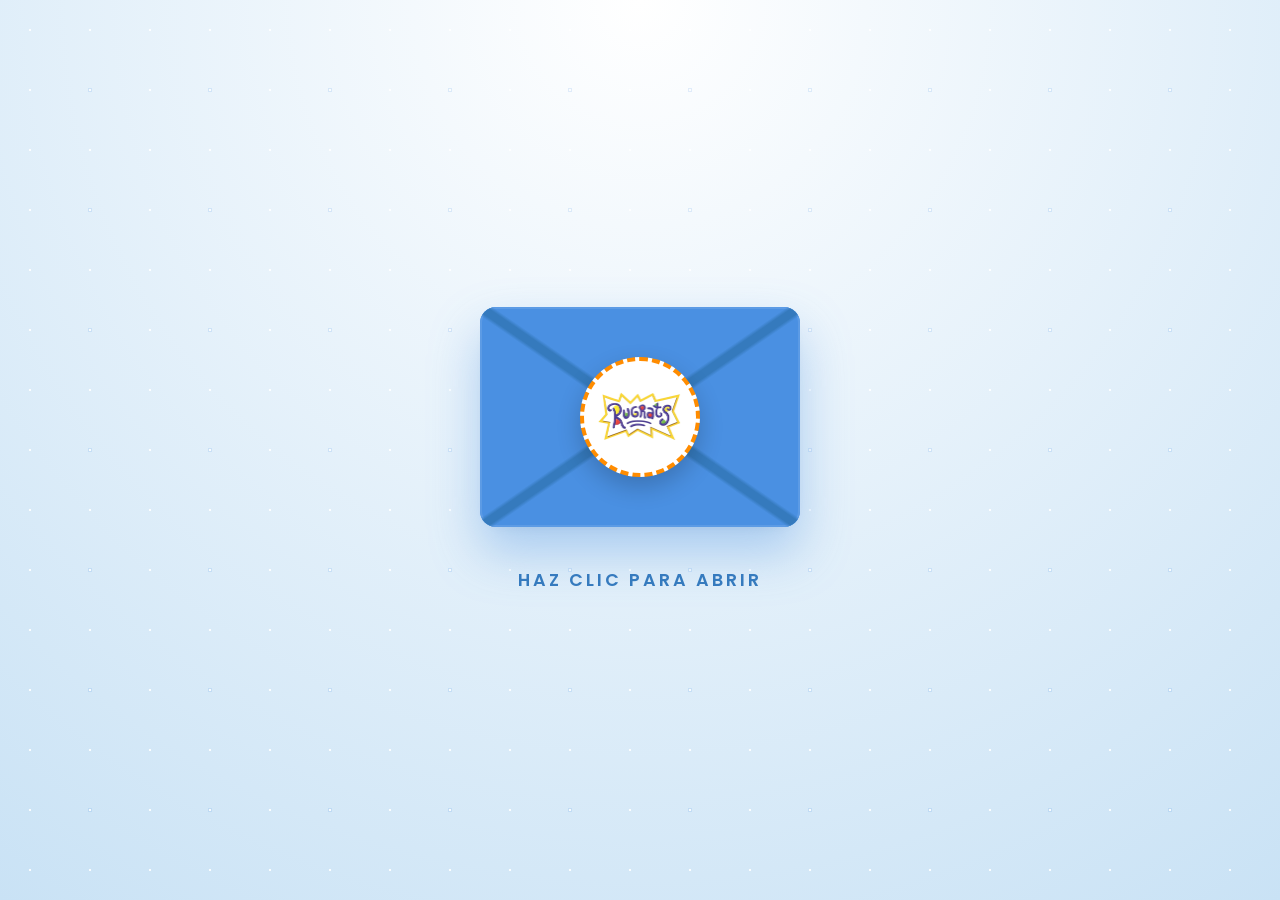
<file: index.html>
<!DOCTYPE html>
<html lang="es">
<head>
  <meta charset="UTF-8" />
  <meta name="viewport" content="width=device-width, initial-scale=1.0" />
  <title>Una invitación para ti...</title>
  <link href="https://fonts.googleapis.com/css2?family=Fredoka+One&family=Poppins:wght@300;400;600&display=swap" rel="stylesheet">
  <link rel="stylesheet" href="sobre.css" />
</head>
<body>

  <div class="particulas"></div>

  <div class="escena" id="escena">
    <div class="sobre">
      
      <div class="carta" id="carta">
        <div class="contenido-carta">
          <p>💌</p>
          <p>Para ti</p>
        </div>
      </div>

      <div class="frente-sobre" id="frente">
        <div class="estampa" id="estampa">
          <img src="logo.png" alt="Logo Rugrats" class="logo-estampa">
        </div>
      </div>
      
    </div>
    <p class="instruccion">Haz clic para abrir</p>
  </div>

  <audio id="musicaFondo" src="musica.mp3" loop></audio>

  <script src="sobre.js"></script>
</body>
</html>
</file>
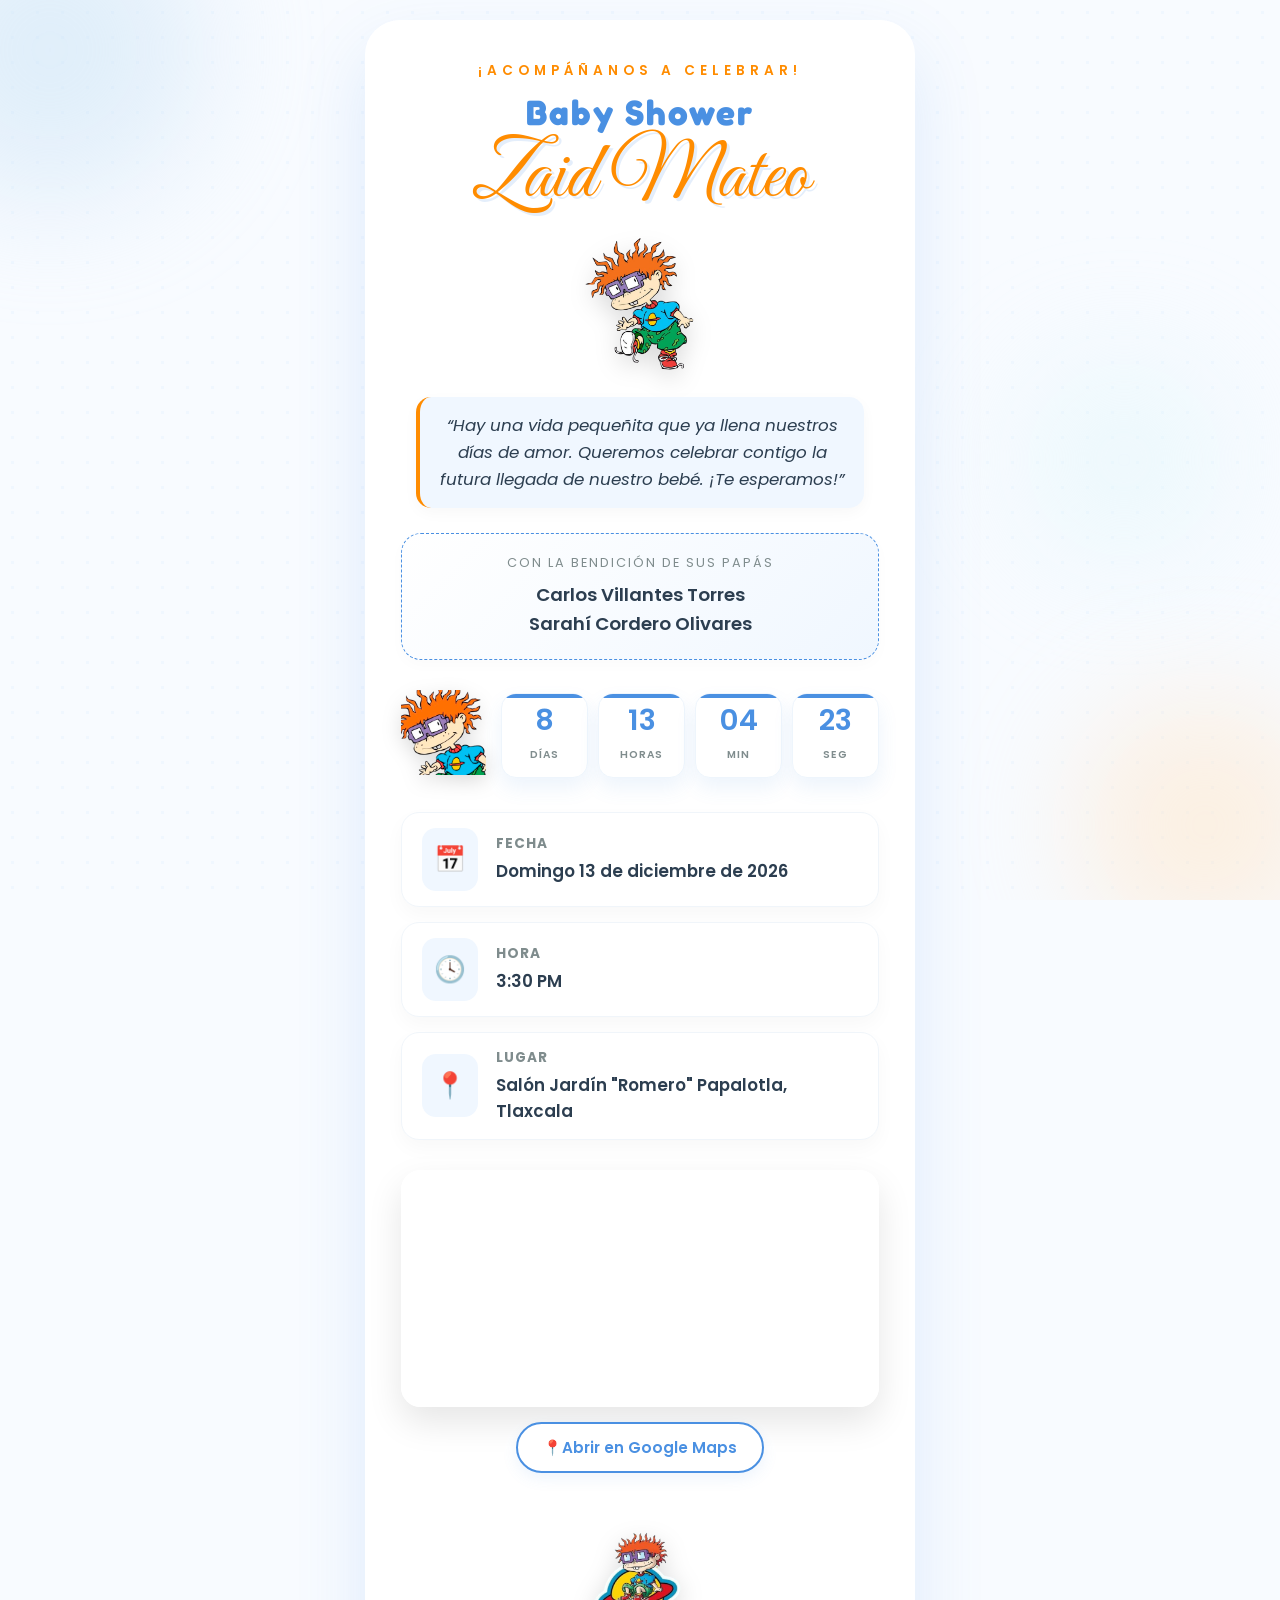
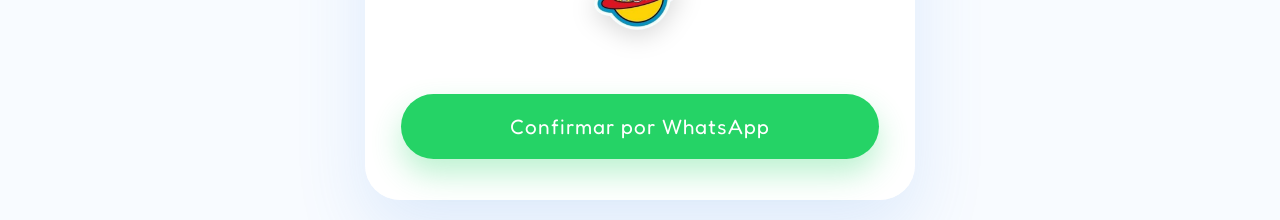
<file: invitacion.html>
<!DOCTYPE html>
<html lang="es">
<head>
  <meta charset="UTF-8" />
  <meta name="viewport" content="width=device-width, initial-scale=1.0" />
  <title>Baby Shower de Zaid Mateo</title>
  <link href="https://fonts.googleapis.com/css2?family=Fredoka+One&family=Poppins:wght@300;400;600&family=Great+Vibes&display=swap" rel="stylesheet">
  <link rel="stylesheet" href="styles.css" />
</head>
<body>

  <div class="fondo-patron"></div>
  
  <div class="decoracion-fondo">
    <div class="circulo circulo-1"></div>
    <div class="circulo circulo-2"></div>
    <div class="circulo circulo-3"></div>
  </div>

  <main class="invitacion">
    
    <div class="cabecera animar-entrada" style="animation-delay: 0.1s;">
      <p class="bienvenida">¡Acompáñanos a celebrar!</p>
      <h1>Baby Shower</h1>
      <p class="nombre-bebe">Zaid Mateo</p>
    </div>

    <div class="img-carlitos animar-entrada" style="animation-delay: 0.2s;">
      <img src="carlitos.png" alt="Carlitos">
    </div>

    <div class="mensaje-especial animar-entrada" style="animation-delay: 0.25s;">
      <p>“Hay una vida pequeñita que ya llena nuestros días de amor. Queremos celebrar contigo la futura llegada de nuestro bebé. ¡Te esperamos!”</p>
    </div>

    <div class="papas animar-entrada" style="animation-delay: 0.3s;">
      <p class="etiqueta">Con la bendición de sus papás</p>
      <p class="nombres-papas">Carlos Villantes Torres<br>Sarahí Cordero Olivares</p>
    </div>

    <div class="seccion-contador animar-entrada" style="animation-delay: 0.4s;">
      <div class="img-contador">
        <img src="medio.png" alt="Medio">
      </div>
      <div class="countdown" id="countdown">
        <div class="countdown-item">
          <span id="dias">0</span>
          <small>Días</small>
        </div>
        <div class="countdown-item">
          <span id="horas">0</span>
          <small>Horas</small>
        </div>
        <div class="countdown-item">
          <span id="minutos">0</span>
          <small>Min</small>
        </div>
        <div class="countdown-item">
          <span id="segundos">0</span>
          <small>Seg</small>
        </div>
      </div>
    </div>

    <section class="detalles animar-entrada" style="animation-delay: 0.5s;">
      <div class="detalle-item">
        <span class="icono">📅</span>
        <div class="detalle-texto">
          <strong>Fecha</strong>
          <p>Domingo 13 de diciembre de 2026</p>
        </div>
      </div>
      <div class="detalle-item">
        <span class="icono">🕓</span>
        <div class="detalle-texto">
          <strong>Hora</strong>
          <p>3:30 PM</p>
        </div>
      </div>
      <div class="detalle-item">
        <span class="icono">📍</span>
        <div class="detalle-texto">
          <strong>Lugar</strong>
          <p>Salón Jardín "Romero" Papalotla, Tlaxcala</p>
        </div>
      </div>
    </section>

    <div class="mapa-contenedor animar-entrada" style="animation-delay: 0.6s;">
      <div class="mapa-wrapper">
        <iframe
          src="https://maps.google.com/maps?q=Sal%C3%B3n%20Jard%C3%ADn%20Romero&t=&z=15&ie=UTF8&iwloc=&output=embed"
          width="100%"
          height="220"
          style="border:0;"
          allowfullscreen=""
          loading="lazy"
          referrerpolicy="no-referrer-when-downgrade">
        </iframe>
      </div>
      <a class="btn-maps" href="https://maps.app.goo.gl/ZH8CpWb5SWVk2pVf6" target="_blank">
        <span class="icono-maps">📍</span> Abrir en Google Maps
      </a>
    </div>

    <div class="img-mungo animar-entrada" style="animation-delay: 0.7s;">
      <img src="mundo.png" alt="Mundo">
    </div>

    <button id="btn-confirmar" class="animar-entrada" style="animation-delay: 0.8s;">Confirmar por WhatsApp</button>
  </main>

  <audio id="musicaFondo" src="musica.mp3" loop></audio>

  <script src="script.js"></script>
</body>
</html>
</file>
<file: sobre.css>
* {
  margin: 0;
  padding: 0;
  box-sizing: border-box;
}

body {
  background: radial-gradient(circle at 50% 0%, #ffffff 0%, #c9e2f5 100%);
  display: flex;
  justify-content: center;
  align-items: center;
  min-height: 100vh;
  font-family: 'Poppins', sans-serif;
  overflow: hidden;
  perspective: 1500px;
}

.particulas {
  position: absolute;
  top: 0; left: 0; width: 100%; height: 100%;
  pointer-events: none;
  z-index: 0;
  background-image: 
    radial-gradient(circle, rgba(255,255,255,0.9) 1.5px, transparent 1.5px),
    radial-gradient(circle, rgba(74,144,226,0.15) 2.5px, transparent 2.5px);
  background-size: 60px 60px, 120px 120px;
  background-position: 0 0, 30px 30px;
  animation: flotarParticulas 25s linear infinite;
}

@keyframes flotarParticulas {
  0% { background-position: 0 0, 30px 30px; }
  100% { background-position: 0 1200px, 30px 1230px; }
}

.escena {
  text-align: center;
  cursor: pointer;
  position: relative;
  z-index: 1;
  transform-style: preserve-3d;
}

.sobre {
  position: relative;
  width: 320px;
  height: 220px;
  background: #4a90e2;
  border-radius: 16px;
  margin-bottom: 40px;
  box-shadow: 0 25px 50px rgba(74, 144, 226, 0.4);
  transition: transform 0.5s ease, box-shadow 0.5s ease;
  transform-style: preserve-3d;
}

.escena:hover .sobre {
  transform: translateY(-10px) scale(1.02);
  box-shadow: 0 35px 60px rgba(74, 144, 226, 0.5);
}

.carta {
  position: absolute;
  top: 10px;
  left: 10px;
  width: 300px;
  height: 200px;
  background: #ffffff;
  border-radius: 12px;
  z-index: 1;
  transition: transform 1s cubic-bezier(0.175, 0.885, 0.32, 1.275) 0.2s;
  box-shadow: 0 5px 15px rgba(0, 0, 0, 0.1);
  display: flex;
  justify-content: center;
  align-items: center;
}

.carta::before {
  content: '';
  position: absolute;
  top: 0; left: 0; width: 100%; height: 100%;
  background: linear-gradient(180deg, #fff 0%, #eaf4fc 100%);
  border-radius: 12px;
}

.contenido-carta {
  position: relative;
  z-index: 1;
  font-family: 'Fredoka One', cursive;
  color: #4a90e2;
  text-align: center;
}

.contenido-carta p:first-child {
  font-size: 2.5rem;
  margin-bottom: 5px;
}

.contenido-carta p:last-child {
  font-size: 1.2rem;
  text-transform: uppercase;
  letter-spacing: 3px;
}

.frente-sobre {
  position: absolute;
  top: 0;
  left: 0;
  width: 100%;
  height: 100%;
  background: #4a90e2;
  border-radius: 16px;
  z-index: 3;
  display: flex;
  justify-content: center;
  align-items: center;
  overflow: hidden;
  box-shadow: inset 0 0 0 2px rgba(255,255,255,0.1);
}

.frente-sobre::after {
  content: '';
  position: absolute;
  bottom: 0;
  left: 0;
  width: 100%;
  height: 100%;
  background: linear-gradient(to top right, transparent 48%, #357abd 49%, #357abd 51%, transparent 52%),
              linear-gradient(to top left, transparent 48%, #357abd 49%, #357abd 51%, transparent 52%);
}

.estampa {
  width: 120px;
  height: 120px;
  background: #ffffff;
  border-radius: 50%;
  border: 4px dashed #ff8c00;
  display: flex;
  justify-content: center;
  align-items: center;
  box-shadow: 0 10px 25px rgba(0,0,0,0.2);
  position: relative;
  z-index: 4;
  transition: all 0.4s ease;
}

.escena:hover .estampa {
  transform: scale(1.05) rotate(5deg);
}

.logo-estampa {
  width: 75%;
  height: auto;
  object-fit: contain;
}

.escena.abierto .carta {
  transform: translateY(-180px) scale(1.05);
  z-index: 4;
  box-shadow: 0 25px 50px rgba(0,0,0,0.25);
}

.escena.abierto .frente-sobre {
  transform: translateY(20px);
  opacity: 0;
  transition: all 0.5s ease;
  z-index: 0;
}

.instruccion {
  color: #357abd;
  font-size: 1.1rem;
  font-weight: 600;
  letter-spacing: 3px;
  text-transform: uppercase;
  animation: flotarTexto 2s ease-in-out infinite;
}

@keyframes flotarTexto {
  0%, 100% { transform: translateY(0); opacity: 0.7; }
  50% { transform: translateY(-8px); opacity: 1; }
}
</file>
<file: styles.css>
* {
  margin: 0;
  padding: 0;
  box-sizing: border-box;
}

:root {
  --azul: #4a90e2;
  --azul-oscuro: #2c3e50;
  --azul-claro: #f0f7ff;
  --naranja: #ff8c00;
  --verde: #25D366;
  --texto: #333333;
  --texto-suave: #7f8c8d;
}

body {
  font-family: 'Poppins', sans-serif;
  background-color: #f8fbff;
  color: var(--texto);
  min-height: 100vh;
  display: flex;
  align-items: center;
  justify-content: center;
  padding: 20px;
  position: relative;
  overflow-x: hidden;
}

.fondo-patron {
  position: fixed;
  top: 0; left: 0; width: 100%; height: 100%;
  background-image: radial-gradient(var(--azul-claro) 1.5px, transparent 1.5px);
  background-size: 25px 25px;
  z-index: 0;
  pointer-events: none;
}

.decoracion-fondo {
  position: fixed;
  top: 0; left: 0; width: 100%; height: 100%;
  z-index: 0;
  pointer-events: none;
  overflow: hidden;
}

.circulo {
  position: absolute;
  border-radius: 50%;
  filter: blur(60px);
  opacity: 0.5;
}

.circulo-1 {
  width: 300px; height: 300px;
  background: #c9e2f5;
  top: -100px; left: -100px;
  animation: flotarCirculo 10s infinite alternate;
}

.circulo-2 {
  width: 250px; height: 250px;
  background: #ffe4c4;
  bottom: -50px; right: -50px;
  animation: flotarCirculo 12s infinite alternate-reverse;
}

.circulo-3 {
  width: 200px; height: 200px;
  background: #e0f7fa;
  top: 40%; left: 80%;
  animation: flotarCirculo 8s infinite alternate;
}

@keyframes flotarCirculo {
  0% { transform: translate(0, 0) scale(1); }
  100% { transform: translate(30px, 50px) scale(1.2); }
}

.invitacion {
  background: rgba(255, 255, 255, 0.95);
  backdrop-filter: blur(20px);
  -webkit-backdrop-filter: blur(20px);
  border-radius: 35px;
  padding: 40px 35px;
  max-width: 550px;
  width: 100%;
  text-align: center;
  box-shadow: 0 30px 70px rgba(74, 144, 226, 0.15), inset 0 0 0 1px rgba(255,255,255,0.8);
  position: relative;
  z-index: 2;
  border: 1px solid rgba(255,255,255,0.9);
}

.animar-entrada {
  opacity: 0;
  transform: translateY(30px);
  animation: aparecer 0.8s cubic-bezier(0.175, 0.885, 0.32, 1.275) forwards;
}

@keyframes aparecer {
  to {
    opacity: 1;
    transform: translateY(0);
  }
}

.cabecera {
  margin-bottom: 20px;
}

.bienvenida {
  font-size: 0.85rem;
  color: var(--naranja);
  letter-spacing: 5px;
  text-transform: uppercase;
  font-weight: 600;
  margin-bottom: 10px;
}

h1 {
  font-family: 'Fredoka One', cursive;
  font-size: 2.2rem;
  color: var(--azul);
  margin-bottom: 5px;
  letter-spacing: 2px;
}

.nombre-bebe {
  font-family: 'Great Vibes', cursive;
  font-size: 5rem;
  color: var(--naranja);
  margin-bottom: 10px;
  line-height: 1;
  text-shadow: 3px 3px 0px rgba(74, 144, 226, 0.15);
  animation: pulsoSuave 3s infinite alternate;
}

@keyframes pulsoSuave {
  0% { transform: scale(1); }
  100% { transform: scale(1.02); }
}

.img-carlitos {
  margin-bottom: 20px;
}

.img-carlitos img {
  width: 110px;
  height: auto;
  filter: drop-shadow(0 8px 12px rgba(0,0,0,0.15));
  animation: flotarPersonaje 4s ease-in-out infinite;
}

/* NUEVO ESTILO PARA EL MENSAJE */
.mensaje-especial {
  margin-bottom: 25px;
  padding: 0 15px;
}

.mensaje-especial p {
  font-size: 1.05rem;
  color: var(--azul-oscuro);
  font-style: italic;
  line-height: 1.6;
  font-weight: 400;
  background: var(--azul-claro);
  padding: 15px 20px;
  border-radius: 15px;
  border-left: 4px solid var(--naranja);
  text-align: center;
  box-shadow: 0 5px 15px rgba(0,0,0,0.03);
}

.papas {
  margin-bottom: 30px;
  padding: 20px;
  background: linear-gradient(135deg, #ffffff 0%, var(--azul-claro) 100%);
  border-radius: 20px;
  border: 1px dashed var(--azul);
  box-shadow: 0 5px 15px rgba(0,0,0,0.02);
}

.etiqueta {
  font-size: 0.8rem;
  color: var(--texto-suave);
  margin-bottom: 8px;
  text-transform: uppercase;
  letter-spacing: 2px;
}

.nombres-papas {
  font-size: 1.15rem;
  color: var(--azul-oscuro);
  line-height: 1.6;
  font-weight: 600;
}

.seccion-contador {
  display: flex;
  align-items: center;
  justify-content: center;
  gap: 15px;
  margin-bottom: 30px;
}

.img-contador img {
  width: 85px;
  height: auto;
  filter: drop-shadow(0 5px 10px rgba(0,0,0,0.15));
  animation: flotarPersonaje 3.5s ease-in-out infinite reverse;
}

.countdown {
  display: flex;
  gap: 10px;
  flex: 1;
}

.countdown-item {
  background: #ffffff;
  border-radius: 15px;
  padding: 12px 5px;
  flex: 1;
  box-shadow: 0 10px 20px rgba(74, 144, 226, 0.1);
  border: 1px solid #eef5fc;
  position: relative;
  overflow: hidden;
  transition: transform 0.3s ease;
}

.countdown-item:hover {
  transform: translateY(-3px);
}

.countdown-item::before {
  content: '';
  position: absolute;
  top: 0; left: 0; width: 100%; height: 4px;
  background: var(--azul);
}

.countdown-item span {
  display: block;
  font-size: 1.8rem;
  font-weight: 600;
  color: var(--azul);
  line-height: 1;
  margin-bottom: 5px;
}

.countdown-item small {
  font-size: 0.65rem;
  color: var(--texto-suave);
  text-transform: uppercase;
  letter-spacing: 1px;
  font-weight: 600;
}

.detalles {
  display: grid;
  gap: 15px;
  margin-bottom: 30px;
}

.detalle-item {
  display: flex;
  align-items: center;
  background: #ffffff;
  padding: 15px 20px;
  border-radius: 18px;
  box-shadow: 0 8px 20px rgba(0,0,0,0.03);
  border: 1px solid #f0f5fa;
  text-align: left;
  transition: all 0.3s ease;
}

.detalle-item:hover {
  transform: translateX(8px) scale(1.02);
  box-shadow: 0 12px 25px rgba(74, 144, 226, 0.1);
}

.detalle-item .icono {
  font-size: 1.6rem;
  margin-right: 18px;
  background: var(--azul-claro);
  padding: 12px;
  border-radius: 14px;
}

.detalle-texto strong {
  display: block;
  font-size: 0.85rem;
  color: var(--texto-suave);
  text-transform: uppercase;
  letter-spacing: 1px;
  margin-bottom: 4px;
}

.detalle-texto p {
  font-size: 1.05rem;
  color: var(--azul-oscuro);
  font-weight: 600;
}

.mapa-contenedor {
  margin-bottom: 20px;
  display: flex;
  flex-direction: column;
  align-items: center;
}

.mapa-wrapper {
  width: 100%;
  border-radius: 20px;
  overflow: hidden;
  box-shadow: 0 15px 35px rgba(0,0,0,0.1);
  border: 5px solid #ffffff;
  margin-bottom: 15px;
  transition: transform 0.3s ease;
}

.mapa-wrapper:hover {
  transform: scale(1.02);
}

.btn-maps {
  display: inline-flex;
  align-items: center;
  background: #ffffff;
  color: var(--azul);
  text-decoration: none;
  padding: 12px 25px;
  border-radius: 30px;
  font-size: 0.95rem;
  font-weight: 600;
  border: 2px solid var(--azul);
  transition: all 0.3s ease;
  box-shadow: 0 5px 15px rgba(74, 144, 226, 0.1);
}

.btn-maps:hover {
  background: var(--azul);
  color: #ffffff;
  transform: translateY(-3px);
  box-shadow: 0 10px 20px rgba(74, 144, 226, 0.3);
}

.img-mungo {
  display: flex;
  justify-content: center;
  margin-bottom: 20px;
}

.img-mungo img {
  width: 100px;
  height: auto;
  filter: drop-shadow(0 6px 12px rgba(0,0,0,0.15));
  animation: flotarPersonaje 3s ease-in-out infinite;
}

@keyframes flotarPersonaje {
  0%, 100% { transform: translateY(0) rotate(0deg); }
  50% { transform: translateY(-12px) rotate(3deg); }
}

#btn-confirmar {
  background: var(--verde);
  color: white;
  border: none;
  padding: 20px 32px;
  border-radius: 35px;
  font-family: 'Fredoka One', cursive;
  font-size: 1.3rem;
  letter-spacing: 1px;
  cursor: pointer;
  transition: all 0.3s ease;
  width: 100%;
  box-shadow: 0 15px 30px rgba(37, 211, 102, 0.3);
  position: relative;
  overflow: hidden;
}

#btn-confirmar::after {
  content: '';
  position: absolute;
  top: -50%; left: -50%;
  width: 200%; height: 200%;
  background: linear-gradient(45deg, transparent 30%, rgba(255,255,255,0.3) 50%, transparent 70%);
  transform: rotate(45deg) translateX(-100%);
  transition: transform 0.6s ease;
}

#btn-confirmar:hover {
  background: #1ebe56;
  transform: translateY(-4px);
  box-shadow: 0 20px 40px rgba(37, 211, 102, 0.4);
}

#btn-confirmar:hover::after {
  transform: rotate(45deg) translateX(100%);
}

@media (max-width: 500px) {
  .invitacion { padding: 30px 20px; }
  .nombre-bebe { font-size: 4rem; }
  .seccion-contador { flex-direction: column; gap: 15px; }
  .img-contador img { width: 100px; }
  .countdown { width: 100%; }
}
</file>
